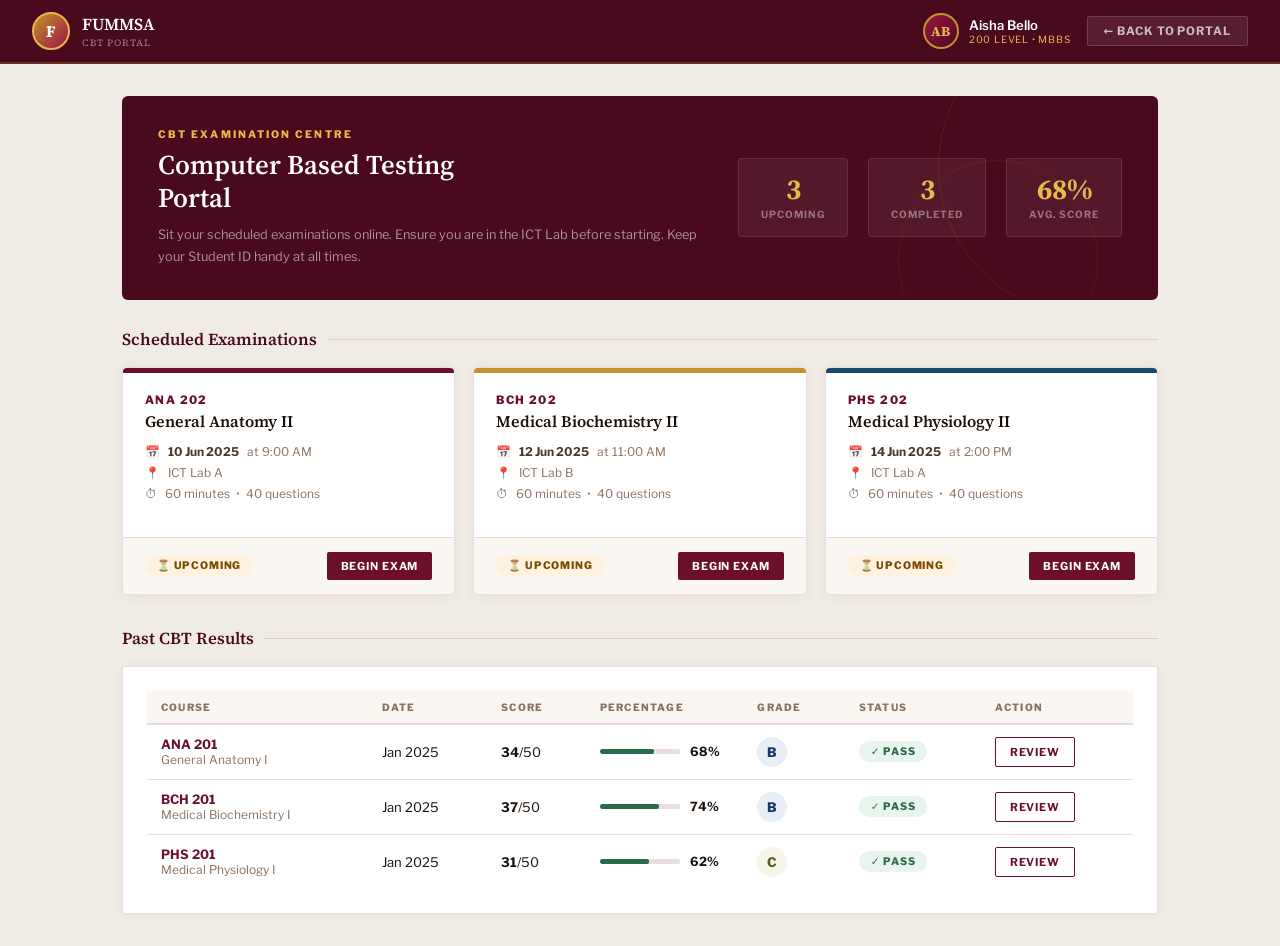
<file: portal-cbt.html>
<!DOCTYPE html>
<html lang="en">
<head>
<meta charset="UTF-8">
<meta name="viewport" content="width=device-width, initial-scale=1.0">
<title>CBT Examination – FUMMSA</title>
<link rel="preconnect" href="https://fonts.googleapis.com">
<link rel="preconnect" href="https://fonts.gstatic.com" crossorigin>
<link href="https://fonts.googleapis.com/css2?family=Source+Serif+4:ital,opsz,wght@0,8..60,300;0,8..60,400;0,8..60,600;0,8..60,700&family=Libre+Franklin:wght@300;400;500;600;700;800&display=swap" rel="stylesheet">

<style>
/* ── TOKENS ── */
:root{
  --maroon:#6B0F2B;--maroon-dark:#4a0a1e;--maroon-light:#9B1545;
  --gold:#C4922A;--gold-light:#E8B84B;--gold-pale:#F5E6C0;
  --cream:#FAF7F2;--warm-white:#FFFDF9;
  --charcoal:#1A1008;--mid:#4A3728;--muted:#8A7260;
  --rule:rgba(107,15,43,0.14);
  --success:#2a6b4a;--danger:#B04A2A;--info:#1a4a6b;--warn:#7a4a00;
  --serif:'Source Serif 4',Georgia,serif;
  --sans:'Libre Franklin',system-ui,sans-serif;
  --ease:cubic-bezier(0.16,1,0.3,1);
}
*,*::before,*::after{margin:0;padding:0;box-sizing:border-box;}
html{scroll-behavior:smooth;}
body{font-family:var(--sans);background:#F0EBE5;color:var(--charcoal);-webkit-font-smoothing:antialiased;min-height:100vh;}

/* ── SCREENS ── */
.screen{display:none;min-height:100vh;}
.screen.active{display:flex;flex-direction:column;}

/* ══════════════════════════════════════
   SCREEN 1 — EXAM DASHBOARD
══════════════════════════════════════ */
#screen-dashboard{background:#F0EBE5;}

.dash-topbar{
  background:var(--maroon-dark);
  padding:0 32px;
  height:64px;
  display:flex;
  align-items:center;
  justify-content:space-between;
  border-bottom:2px solid rgba(196,146,42,0.25);
  flex-shrink:0;
}
.dash-brand{display:flex;align-items:center;gap:12px;}
.dash-brand-logo{width:38px;height:38px;border-radius:50%;background:linear-gradient(135deg,var(--gold),var(--maroon-light));display:flex;align-items:center;justify-content:center;font-family:var(--serif);font-weight:700;color:white;font-size:1rem;border:2px solid var(--gold-light);}
.dash-brand-text{font-family:var(--serif);color:white;font-size:1.05rem;font-weight:600;}
.dash-brand-text small{display:block;font-size:0.6rem;color:rgba(255,255,255,0.45);font-weight:400;letter-spacing:0.1em;text-transform:uppercase;}
.dash-user{display:flex;align-items:center;gap:10px;}
.dash-avatar{width:36px;height:36px;border-radius:50%;background:linear-gradient(135deg,var(--maroon-light),var(--maroon-dark));border:2px solid var(--gold);display:flex;align-items:center;justify-content:center;font-family:var(--serif);font-weight:700;color:var(--gold-light);font-size:0.85rem;}
.dash-name{font-size:0.82rem;color:white;font-weight:600;}
.dash-role{font-size:0.62rem;color:var(--gold-light);letter-spacing:0.08em;text-transform:uppercase;}
.btn-back{background:rgba(255,255,255,0.08);border:1px solid rgba(255,255,255,0.15);color:rgba(255,255,255,0.7);padding:7px 16px;border-radius:2px;font-family:var(--sans);font-size:0.72rem;font-weight:700;letter-spacing:0.08em;text-transform:uppercase;cursor:pointer;transition:all 0.2s;text-decoration:none;}
.btn-back:hover{background:rgba(255,255,255,0.15);}

.dash-body{flex:1;padding:32px;max-width:1100px;margin:0 auto;width:100%;}

.dash-hero{
  background:var(--maroon-dark);
  border-radius:6px;
  padding:32px 36px;
  margin-bottom:28px;
  position:relative;
  overflow:hidden;
  display:flex;
  align-items:center;
  justify-content:space-between;
  gap:24px;
}
.dash-hero::before{content:'';position:absolute;right:-80px;top:-80px;width:300px;height:300px;border-radius:50%;border:1px solid rgba(196,146,42,0.12);}
.dash-hero::after{content:'';position:absolute;right:60px;bottom:-60px;width:200px;height:200px;border-radius:50%;border:1px solid rgba(196,146,42,0.08);}
.hero-left{z-index:1;}
.hero-label{font-size:0.65rem;font-weight:800;letter-spacing:0.2em;text-transform:uppercase;color:var(--gold-light);margin-bottom:8px;}
.hero-title{font-family:var(--serif);font-size:1.7rem;color:white;font-weight:600;line-height:1.2;margin-bottom:10px;}
.hero-sub{font-size:0.8rem;color:rgba(255,255,255,0.55);line-height:1.7;}
.hero-right{z-index:1;display:flex;gap:20px;flex-shrink:0;}
.hero-stat{text-align:center;background:rgba(255,255,255,0.06);border:1px solid rgba(255,255,255,0.1);border-radius:4px;padding:16px 22px;}
.hero-stat-n{font-family:var(--serif);font-size:1.8rem;font-weight:700;color:var(--gold-light);line-height:1;}
.hero-stat-l{font-size:0.62rem;font-weight:700;letter-spacing:0.1em;text-transform:uppercase;color:rgba(255,255,255,0.4);margin-top:4px;}

.section-head{font-family:var(--serif);font-size:1.05rem;font-weight:600;color:var(--maroon-dark);margin-bottom:16px;display:flex;align-items:center;gap:10px;}
.section-head::after{content:'';flex:1;height:1px;background:var(--rule);}

/* Exam cards grid */
.exam-grid{display:grid;grid-template-columns:repeat(auto-fill,minmax(300px,1fr));gap:18px;margin-bottom:32px;}

.exam-card{
  background:white;
  border-radius:5px;
  border:1.5px solid var(--rule);
  overflow:hidden;
  box-shadow:0 2px 12px rgba(107,15,43,0.06);
  transition:all 0.25s var(--ease);
  animation:cardIn 0.4s var(--ease) both;
}
.exam-card:hover{transform:translateY(-4px);box-shadow:0 12px 32px rgba(107,15,43,0.14);border-color:rgba(107,15,43,0.25);}
@keyframes cardIn{from{opacity:0;transform:translateY(12px);}to{opacity:1;transform:none;}}

.exam-card-stripe{height:5px;background:var(--maroon);}
.exam-card-stripe.gold{background:var(--gold);}
.exam-card-stripe.green{background:var(--success);}
.exam-card-stripe.info{background:var(--info);}

.exam-card-body{padding:20px 22px;}
.exam-card-code{font-size:0.72rem;font-weight:800;letter-spacing:0.12em;text-transform:uppercase;color:var(--maroon);margin-bottom:4px;}
.exam-card-title{font-family:var(--serif);font-size:1rem;font-weight:600;color:var(--charcoal);margin-bottom:12px;line-height:1.3;}
.exam-card-meta{display:flex;flex-direction:column;gap:6px;margin-bottom:16px;}
.exam-meta-row{display:flex;align-items:center;gap:8px;font-size:0.75rem;color:var(--muted);}
.exam-meta-row strong{color:var(--mid);}

.exam-card-footer{padding:14px 22px;border-top:1px solid var(--rule);display:flex;align-items:center;justify-content:space-between;background:var(--cream);}
.exam-status-badge{display:inline-flex;align-items:center;gap:5px;padding:4px 12px;border-radius:20px;font-size:0.65rem;font-weight:800;letter-spacing:0.08em;text-transform:uppercase;}
.status-upcoming{background:#fff3e0;color:var(--warn);}
.status-live{background:#fde8ec;color:var(--danger);animation:pulse-badge 1.4s ease infinite;}
.status-done{background:#e8f5ee;color:var(--success);}
.status-missed{background:#f5e8e8;color:var(--danger);}
@keyframes pulse-badge{0%,100%{opacity:1;}50%{opacity:0.6;}}

.btn{display:inline-flex;align-items:center;gap:7px;padding:9px 18px;border:none;border-radius:2px;font-family:var(--sans);font-size:0.72rem;font-weight:700;letter-spacing:0.08em;text-transform:uppercase;cursor:pointer;transition:all 0.2s;}
.btn-primary{background:var(--maroon);color:white;}.btn-primary:hover{background:var(--maroon-dark);}
.btn-primary:disabled{background:#ccc;cursor:not-allowed;}
.btn-outline{background:white;color:var(--maroon);border:1.5px solid var(--maroon);}.btn-outline:hover{background:var(--maroon);color:white;}
.btn-gold{background:var(--gold);color:var(--maroon-dark);}.btn-gold:hover{background:var(--gold-light);}
.btn-sm{padding:7px 14px;font-size:0.68rem;}
.btn-success{background:var(--success);color:white;}

/* Results history table */
.portal-card{background:white;border-radius:4px;padding:24px;box-shadow:0 1px 8px rgba(107,15,43,0.06);border:1px solid var(--rule);}
.data-table{width:100%;border-collapse:collapse;}
.data-table th{font-size:0.63rem;font-weight:800;letter-spacing:0.12em;text-transform:uppercase;color:var(--muted);padding:10px 14px;text-align:left;border-bottom:2px solid var(--rule);background:var(--cream);}
.data-table td{font-size:0.82rem;padding:12px 14px;border-bottom:1px solid var(--rule);color:var(--charcoal);}
.data-table tr:last-child td{border-bottom:none;}
.data-table tr:hover td{background:rgba(107,15,43,0.02);}
.grade-pill{display:inline-flex;align-items:center;justify-content:center;width:30px;height:30px;border-radius:50%;font-weight:800;font-size:0.82rem;}
.gp-a{background:#e8f5ee;color:#1a5c38;}
.gp-b{background:#e8eef5;color:#1a3a6b;}
.gp-c{background:#f5f5e8;color:#5c5c1a;}
.gp-f{background:#f5e8e8;color:#6b1a1a;}

/* ══════════════════════════════════════
   SCREEN 2 — EXAM INSTRUCTIONS
══════════════════════════════════════ */
#screen-instructions{
  background:var(--cream);
  align-items:center;
  justify-content:center;
  padding:40px 20px;
}

.instr-box{
  background:white;
  border-radius:6px;
  border-top:5px solid var(--gold);
  padding:44px 48px;
  max-width:620px;
  width:100%;
  box-shadow:0 8px 40px rgba(107,15,43,0.12);
  animation:slideUp 0.5s var(--ease) both;
}
@keyframes slideUp{from{opacity:0;transform:translateY(24px);}to{opacity:1;transform:none;}}

.instr-logo{font-size:2.4rem;margin-bottom:16px;}
.instr-exam-code{font-size:0.68rem;font-weight:800;letter-spacing:0.18em;text-transform:uppercase;color:var(--maroon);margin-bottom:6px;}
.instr-exam-title{font-family:var(--serif);font-size:1.5rem;font-weight:600;color:var(--charcoal);margin-bottom:4px;}
.instr-sub{font-size:0.8rem;color:var(--muted);margin-bottom:28px;}

.instr-stats{display:grid;grid-template-columns:repeat(3,1fr);gap:14px;margin-bottom:28px;}
.instr-stat{background:var(--cream);border-radius:3px;padding:14px;text-align:center;}
.instr-stat-n{font-family:var(--serif);font-size:1.4rem;font-weight:700;color:var(--maroon-dark);}
.instr-stat-l{font-size:0.62rem;font-weight:700;letter-spacing:0.1em;text-transform:uppercase;color:var(--muted);margin-top:3px;}

.instr-list{margin-bottom:28px;}
.instr-list h4{font-size:0.72rem;font-weight:800;letter-spacing:0.12em;text-transform:uppercase;color:var(--mid);margin-bottom:12px;}
.instr-list ul{list-style:none;display:flex;flex-direction:column;gap:9px;}
.instr-list li{display:flex;gap:10px;align-items:flex-start;font-size:0.82rem;color:var(--mid);line-height:1.5;}
.instr-list li::before{content:'';width:7px;height:7px;border-radius:50%;background:var(--gold);flex-shrink:0;margin-top:6px;}

.instr-agree{display:flex;align-items:flex-start;gap:10px;margin-bottom:24px;padding:14px 16px;background:var(--gold-pale);border-radius:3px;border:1px solid rgba(196,146,42,0.25);}
.instr-agree input[type=checkbox]{width:16px;height:16px;flex-shrink:0;margin-top:2px;accent-color:var(--maroon);cursor:pointer;}
.instr-agree label{font-size:0.8rem;color:var(--mid);line-height:1.6;cursor:pointer;}

.instr-actions{display:flex;gap:12px;}
.instr-actions .btn{flex:1;justify-content:center;}

/* ══════════════════════════════════════
   SCREEN 3 — EXAM TAKING
══════════════════════════════════════ */
#screen-exam{background:#1a0d14;flex-direction:row;}

/* Sidebar panel */
.exam-sidebar{
  width:280px;
  flex-shrink:0;
  background:#12080f;
  border-right:1px solid rgba(196,146,42,0.15);
  display:flex;
  flex-direction:column;
  height:100vh;
  position:sticky;
  top:0;
}
.exam-sidebar-top{padding:20px;border-bottom:1px solid rgba(196,146,42,0.12);}
.exam-course-code{font-size:0.65rem;font-weight:800;letter-spacing:0.15em;text-transform:uppercase;color:var(--gold);margin-bottom:4px;}
.exam-course-title{font-family:var(--serif);font-size:0.95rem;color:white;font-weight:600;line-height:1.3;}

/* Timer */
.timer-wrap{padding:18px 20px;border-bottom:1px solid rgba(196,146,42,0.12);}
.timer-label{font-size:0.6rem;font-weight:800;letter-spacing:0.15em;text-transform:uppercase;color:rgba(255,255,255,0.35);margin-bottom:8px;}
.timer-display{font-family:var(--serif);font-size:2.2rem;font-weight:700;color:var(--gold-light);letter-spacing:0.04em;line-height:1;}
.timer-display.warning{color:#ff9944;animation:timer-pulse 1s ease infinite;}
.timer-display.danger{color:#ff4444;animation:timer-pulse 0.5s ease infinite;}
@keyframes timer-pulse{0%,100%{opacity:1;}50%{opacity:0.5;}}
.timer-bar{height:4px;background:rgba(255,255,255,0.08);border-radius:2px;margin-top:10px;overflow:hidden;}
.timer-bar-fill{height:100%;background:var(--gold);border-radius:2px;transition:width 1s linear,background 0.5s;}

/* Question navigator */
.q-nav-wrap{flex:1;overflow-y:auto;padding:16px 20px;}
.q-nav-wrap::-webkit-scrollbar{width:3px;}
.q-nav-wrap::-webkit-scrollbar-thumb{background:rgba(196,146,42,0.2);}
.q-nav-label{font-size:0.6rem;font-weight:800;letter-spacing:0.15em;text-transform:uppercase;color:rgba(255,255,255,0.3);margin-bottom:12px;}
.q-nav-grid{display:grid;grid-template-columns:repeat(6,1fr);gap:6px;}
.q-num{width:32px;height:32px;border-radius:3px;display:flex;align-items:center;justify-content:center;font-size:0.72rem;font-weight:700;cursor:pointer;transition:all 0.15s;border:1.5px solid rgba(255,255,255,0.08);color:rgba(255,255,255,0.4);}
.q-num:hover{border-color:var(--gold);color:var(--gold-light);}
.q-num.answered{background:rgba(42,107,74,0.3);border-color:rgba(42,107,74,0.6);color:#7ee0a8;}
.q-num.current{background:var(--maroon);border-color:var(--gold);color:white;}
.q-num.flagged{background:rgba(196,146,42,0.2);border-color:var(--gold);color:var(--gold-light);}
.q-num.answered.flagged{background:rgba(196,146,42,0.3);}

.q-nav-legend{margin-top:14px;display:flex;flex-direction:column;gap:6px;}
.legend-item{display:flex;align-items:center;gap:8px;font-size:0.68rem;color:rgba(255,255,255,0.35);}
.legend-dot{width:10px;height:10px;border-radius:2px;flex-shrink:0;}

.exam-sidebar-bottom{padding:16px 20px;border-top:1px solid rgba(196,146,42,0.12);}
.exam-progress-info{display:flex;justify-content:space-between;font-size:0.68rem;color:rgba(255,255,255,0.35);margin-bottom:8px;}
.exam-progress-bar{height:4px;background:rgba(255,255,255,0.08);border-radius:2px;overflow:hidden;}
.exam-progress-fill{height:100%;background:var(--success);border-radius:2px;transition:width 0.4s;}
.btn-submit-exam{width:100%;margin-top:14px;background:var(--gold);color:var(--maroon-dark);border:none;padding:12px;border-radius:3px;font-family:var(--sans);font-size:0.78rem;font-weight:800;letter-spacing:0.08em;text-transform:uppercase;cursor:pointer;transition:all 0.2s;}
.btn-submit-exam:hover{background:var(--gold-light);}

/* Main question area */
.exam-main{flex:1;display:flex;flex-direction:column;height:100vh;overflow:hidden;}

.exam-topbar{
  background:#12080f;
  border-bottom:1px solid rgba(196,146,42,0.12);
  padding:0 32px;
  height:56px;
  display:flex;
  align-items:center;
  justify-content:space-between;
  flex-shrink:0;
}
.exam-topbar-left{font-size:0.75rem;color:rgba(255,255,255,0.4);}
.exam-topbar-left strong{color:var(--gold-light);}
.exam-topbar-actions{display:flex;gap:10px;}

.btn-flag{background:rgba(196,146,42,0.1);border:1px solid rgba(196,146,42,0.25);color:var(--gold);padding:7px 14px;border-radius:2px;font-family:var(--sans);font-size:0.68rem;font-weight:700;letter-spacing:0.08em;text-transform:uppercase;cursor:pointer;transition:all 0.2s;}
.btn-flag:hover,.btn-flag.active{background:rgba(196,146,42,0.25);border-color:var(--gold);}
.btn-flag.active{color:var(--gold-light);}

/* Question content */
.question-area{flex:1;overflow-y:auto;padding:36px 48px;}
.question-area::-webkit-scrollbar{width:4px;}
.question-area::-webkit-scrollbar-thumb{background:rgba(196,146,42,0.15);}

.q-number-label{font-size:0.65rem;font-weight:800;letter-spacing:0.18em;text-transform:uppercase;color:rgba(255,255,255,0.3);margin-bottom:10px;}
.q-body{font-family:var(--serif);font-size:1.15rem;color:rgba(255,255,255,0.9);line-height:1.7;margin-bottom:32px;font-weight:400;}

.options-list{display:flex;flex-direction:column;gap:12px;}
.option-item{
  display:flex;
  align-items:flex-start;
  gap:14px;
  padding:16px 20px;
  border-radius:4px;
  border:1.5px solid rgba(255,255,255,0.06);
  cursor:pointer;
  transition:all 0.2s var(--ease);
  background:rgba(255,255,255,0.03);
}
.option-item:hover{border-color:rgba(196,146,42,0.35);background:rgba(196,146,42,0.05);}
.option-item.selected{border-color:var(--gold);background:rgba(196,146,42,0.12);}
.option-label{width:28px;height:28px;border-radius:50%;border:2px solid rgba(255,255,255,0.15);display:flex;align-items:center;justify-content:center;font-size:0.75rem;font-weight:800;color:rgba(255,255,255,0.4);flex-shrink:0;transition:all 0.2s;}
.option-item.selected .option-label{border-color:var(--gold);background:var(--gold);color:var(--maroon-dark);}
.option-text{font-size:0.9rem;color:rgba(255,255,255,0.75);line-height:1.6;padding-top:3px;}
.option-item.selected .option-text{color:rgba(255,255,255,0.95);}

/* Nav footer */
.exam-nav{
  background:#12080f;
  border-top:1px solid rgba(196,146,42,0.12);
  padding:14px 48px;
  display:flex;
  align-items:center;
  justify-content:space-between;
  flex-shrink:0;
}
.btn-nav{background:rgba(255,255,255,0.06);border:1px solid rgba(255,255,255,0.1);color:rgba(255,255,255,0.6);padding:10px 22px;border-radius:2px;font-family:var(--sans);font-size:0.72rem;font-weight:700;letter-spacing:0.08em;text-transform:uppercase;cursor:pointer;transition:all 0.2s;}
.btn-nav:hover:not(:disabled){background:rgba(255,255,255,0.12);color:white;}
.btn-nav:disabled{opacity:0.3;cursor:not-allowed;}
.btn-nav-next{background:var(--maroon);border-color:var(--maroon);color:white;}
.btn-nav-next:hover:not(:disabled){background:var(--maroon-light);}
.q-counter{font-size:0.78rem;color:rgba(255,255,255,0.35);}
.q-counter strong{color:rgba(255,255,255,0.7);}

/* ══════════════════════════════════════
   SCREEN 4 — RESULTS
══════════════════════════════════════ */
#screen-results{
  background:var(--cream);
  align-items:center;
  justify-content:center;
  padding:40px 20px;
}

.result-box{
  background:white;
  border-radius:6px;
  overflow:hidden;
  max-width:680px;
  width:100%;
  box-shadow:0 8px 40px rgba(107,15,43,0.14);
  animation:slideUp 0.5s var(--ease) both;
}
.result-header{
  background:var(--maroon-dark);
  padding:36px 40px;
  text-align:center;
  position:relative;
  overflow:hidden;
}
.result-header::before{content:'';position:absolute;right:-60px;top:-60px;width:250px;height:250px;border-radius:50%;border:1px solid rgba(196,146,42,0.12);}
.result-icon{font-size:3rem;margin-bottom:12px;position:relative;z-index:1;}
.result-title{font-family:var(--serif);font-size:1.5rem;color:white;font-weight:600;position:relative;z-index:1;}
.result-course{font-size:0.75rem;color:var(--gold-light);letter-spacing:0.1em;margin-top:4px;position:relative;z-index:1;}

.result-score-ring{
  display:flex;
  align-items:center;
  justify-content:center;
  padding:40px;
  gap:48px;
  border-bottom:1.5px solid var(--rule);
}
.score-circle{
  width:140px;height:140px;
  border-radius:50%;
  background:conic-gradient(var(--maroon) 0%, var(--rule) 0%);
  display:flex;align-items:center;justify-content:center;
  position:relative;
  flex-shrink:0;
}
.score-circle-inner{
  width:110px;height:110px;
  border-radius:50%;
  background:white;
  display:flex;flex-direction:column;align-items:center;justify-content:center;
}
.score-pct{font-family:var(--serif);font-size:2rem;font-weight:700;color:var(--maroon-dark);line-height:1;}
.score-pct-label{font-size:0.6rem;font-weight:700;letter-spacing:0.1em;text-transform:uppercase;color:var(--muted);}

.result-stats{display:flex;flex-direction:column;gap:14px;}
.res-stat{display:flex;justify-content:space-between;align-items:center;gap:24px;}
.res-stat-label{font-size:0.72rem;font-weight:700;letter-spacing:0.08em;text-transform:uppercase;color:var(--muted);}
.res-stat-val{font-family:var(--serif);font-size:1.1rem;font-weight:700;color:var(--charcoal);}
.res-stat-val.pass{color:var(--success);}
.res-stat-val.fail{color:var(--danger);}

.result-breakdown{padding:28px 40px;border-bottom:1.5px solid var(--rule);}
.result-breakdown h4{font-size:0.72rem;font-weight:800;letter-spacing:0.12em;text-transform:uppercase;color:var(--mid);margin-bottom:16px;}
.breakdown-row{display:flex;align-items:center;gap:14px;margin-bottom:10px;font-size:0.82rem;}
.breakdown-q{flex:1;color:var(--mid);line-height:1.5;}
.breakdown-indicator{width:20px;height:20px;border-radius:50%;flex-shrink:0;display:flex;align-items:center;justify-content:center;font-size:0.7rem;font-weight:700;}
.bi-correct{background:#e8f5ee;color:#1a5c38;}
.bi-wrong{background:#fde8ec;color:#7a0e1e;}

.result-actions{padding:24px 40px;display:flex;gap:12px;justify-content:center;}
.result-actions .btn{padding:12px 28px;}

/* ══════════════════════════════════════
   MODAL — SUBMIT CONFIRMATION
══════════════════════════════════════ */
.modal-overlay{
  position:fixed;inset:0;
  background:rgba(10,4,8,0.75);
  backdrop-filter:blur(6px);
  z-index:900;
  display:flex;align-items:center;justify-content:center;
  padding:20px;
  opacity:0;pointer-events:none;
  transition:opacity 0.3s;
}
.modal-overlay.open{opacity:1;pointer-events:all;}
.modal-box{
  background:#1e0e18;
  border:1px solid rgba(196,146,42,0.25);
  border-top:4px solid var(--gold);
  border-radius:5px;
  padding:36px;
  max-width:440px;
  width:100%;
  animation:slideUp 0.4s var(--ease) both;
}
.modal-box h3{font-family:var(--serif);font-size:1.2rem;color:white;margin-bottom:10px;}
.modal-box p{font-size:0.82rem;color:rgba(255,255,255,0.5);line-height:1.7;margin-bottom:22px;}
.modal-stats{display:grid;grid-template-columns:1fr 1fr;gap:12px;margin-bottom:24px;}
.modal-stat{background:rgba(255,255,255,0.04);border:1px solid rgba(255,255,255,0.07);border-radius:3px;padding:12px 16px;text-align:center;}
.modal-stat-n{font-family:var(--serif);font-size:1.3rem;font-weight:700;color:var(--gold-light);}
.modal-stat-l{font-size:0.62rem;font-weight:700;letter-spacing:0.1em;text-transform:uppercase;color:rgba(255,255,255,0.3);margin-top:3px;}
.modal-actions{display:flex;gap:10px;}
.modal-actions .btn{flex:1;justify-content:center;}
.btn-modal-cancel{background:rgba(255,255,255,0.06);border:1px solid rgba(255,255,255,0.1);color:rgba(255,255,255,0.5);padding:11px 20px;border-radius:2px;font-family:var(--sans);font-size:0.72rem;font-weight:700;letter-spacing:0.08em;text-transform:uppercase;cursor:pointer;transition:all 0.2s;}
.btn-modal-cancel:hover{background:rgba(255,255,255,0.1);color:white;}
.btn-modal-submit{background:var(--gold);border:none;color:var(--maroon-dark);padding:11px 20px;border-radius:2px;font-family:var(--sans);font-size:0.72rem;font-weight:800;letter-spacing:0.08em;text-transform:uppercase;cursor:pointer;transition:all 0.2s;}
.btn-modal-submit:hover{background:var(--gold-light);}

/* ══════════════════════════════════════
   TOAST
══════════════════════════════════════ */
.toast{position:fixed;bottom:28px;right:28px;background:var(--charcoal);color:white;padding:13px 20px;border-radius:4px;font-size:0.8rem;font-weight:500;transform:translateY(80px);opacity:0;transition:all 0.3s var(--ease);z-index:9999;max-width:320px;border-left:4px solid var(--gold);}
.toast.show{transform:translateY(0);opacity:1;}
.toast.error{border-left-color:var(--danger);}
.toast.success{border-left-color:var(--success);}

/* ══════════════════════════════════════
   RESPONSIVE
══════════════════════════════════════ */
@media(max-width:900px){
  #screen-exam{flex-direction:column;}
  .exam-sidebar{width:100%;height:auto;position:relative;flex-direction:row;flex-wrap:wrap;}
  .exam-sidebar-top,.timer-wrap{flex:1;min-width:200px;}
  .q-nav-wrap{width:100%;border-top:1px solid rgba(196,146,42,0.12);}
  .exam-sidebar-bottom{width:100%;}
  .question-area{padding:24px;}
  .exam-nav{padding:12px 24px;}
  .dash-hero{flex-direction:column;}
  .hero-right{width:100%;justify-content:center;}
  .instr-box{padding:28px 24px;}
  .result-score-ring{flex-direction:column;gap:28px;}
}
@media(max-width:600px){
  .dash-body{padding:16px;}
  .result-actions{flex-direction:column;}
}
</style>
</head>
<body>

<!-- ══════════════════════════════════════
     SCREEN 1 — DASHBOARD
══════════════════════════════════════ -->
<div class="screen active" id="screen-dashboard">

  <div class="dash-topbar">
    <div class="dash-brand">
      <div class="dash-brand-logo">F</div>
      <div class="dash-brand-text">FUMMSA <small>CBT Portal</small></div>
    </div>
    <div style="display:flex;align-items:center;gap:16px;">
      <div class="dash-user">
        <div class="dash-avatar" id="dashAvatar">AB</div>
        <div>
          <div class="dash-name" id="dashName">Aisha Bello</div>
          <div class="dash-role">200 Level • MBBS</div>
        </div>
      </div>
      <a href="portal-student.html" class="btn-back">← Back to Portal</a>
    </div>
  </div>

  <div class="dash-body">

    <div class="dash-hero">
      <div class="hero-left">
        <div class="hero-label">CBT Examination Centre</div>
        <div class="hero-title">Computer Based Testing<br>Portal</div>
        <div class="hero-sub">Sit your scheduled examinations online. Ensure you are in the ICT Lab before starting. Keep your Student ID handy at all times.</div>
      </div>
      <div class="hero-right">
        <div class="hero-stat"><div class="hero-stat-n" id="hStatUpcoming">3</div><div class="hero-stat-l">Upcoming</div></div>
        <div class="hero-stat"><div class="hero-stat-n" id="hStatDone">3</div><div class="hero-stat-l">Completed</div></div>
        <div class="hero-stat"><div class="hero-stat-n" id="hStatAvg">68%</div><div class="hero-stat-l">Avg. Score</div></div>
      </div>
    </div>

    <!-- Upcoming / Live exams -->
    <div class="section-head">Scheduled Examinations</div>
    <div class="exam-grid" id="examGrid"></div>

    <!-- Past results -->
    <div class="section-head">Past CBT Results</div>
    <div class="portal-card">
      <table class="data-table">
        <thead>
          <tr>
            <th>Course</th>
            <th>Date</th>
            <th>Score</th>
            <th>Percentage</th>
            <th>Grade</th>
            <th>Status</th>
            <th>Action</th>
          </tr>
        </thead>
        <tbody id="pastResultsTable"></tbody>
      </table>
    </div>

  </div>
</div>

<!-- ══════════════════════════════════════
     SCREEN 2 — INSTRUCTIONS
══════════════════════════════════════ -->
<div class="screen" id="screen-instructions">
  <div class="instr-box">
    <div class="instr-logo">🖥️</div>
    <div class="instr-exam-code" id="instrCode">ANA 202</div>
    <div class="instr-exam-title" id="instrTitle">General Anatomy II</div>
    <div class="instr-sub" id="instrSub">2024/2025 Session • Second Semester</div>

    <div class="instr-stats">
      <div class="instr-stat">
        <div class="instr-stat-n" id="instrQCount">40</div>
        <div class="instr-stat-l">Questions</div>
      </div>
      <div class="instr-stat">
        <div class="instr-stat-n" id="instrDuration">60</div>
        <div class="instr-stat-l">Minutes</div>
      </div>
      <div class="instr-stat">
        <div class="instr-stat-n" id="instrPass">50%</div>
        <div class="instr-stat-l">Pass Mark</div>
      </div>
    </div>

    <div class="instr-list">
      <h4>Instructions</h4>
      <ul>
        <li>The exam will begin immediately after you click <strong>Start Exam</strong>. The countdown timer cannot be paused.</li>
        <li>Each question carries equal marks. There is no negative marking for wrong answers.</li>
        <li>Click any question number on the sidebar to navigate directly to that question.</li>
        <li>You may flag questions for review using the <strong>Flag</strong> button and return to them later.</li>
        <li>Click <strong>Submit Exam</strong> only when you are certain. Submission is irreversible.</li>
        <li>The exam will auto-submit when the timer reaches zero.</li>
        <li>Ensure a stable internet connection throughout the exam.</li>
      </ul>
    </div>

    <div class="instr-agree">
      <input type="checkbox" id="agreeCheck">
      <label for="agreeCheck">I have read and understood the instructions above. I confirm that I am taking this examination in an authorised examination venue and will not engage in any form of malpractice.</label>
    </div>

    <div class="instr-actions">
      <button class="btn btn-outline" onclick="showScreen('dashboard')">← Cancel</button>
      <button class="btn btn-primary" id="startExamBtn" onclick="startExam()">Start Exam →</button>
    </div>
  </div>
</div>

<!-- ══════════════════════════════════════
     SCREEN 3 — EXAM TAKING
══════════════════════════════════════ -->
<div class="screen" id="screen-exam">

  <!-- Sidebar -->
  <aside class="exam-sidebar">
    <div class="exam-sidebar-top">
      <div class="exam-course-code" id="examSideCode">ANA 202</div>
      <div class="exam-course-title" id="examSideTitle">General Anatomy II</div>
    </div>

    <div class="timer-wrap">
      <div class="timer-label">Time Remaining</div>
      <div class="timer-display" id="timerDisplay">60:00</div>
      <div class="timer-bar"><div class="timer-bar-fill" id="timerBarFill" style="width:100%"></div></div>
    </div>

    <div class="q-nav-wrap">
      <div class="q-nav-label">Questions</div>
      <div class="q-nav-grid" id="qNavGrid"></div>
      <div class="q-nav-legend">
        <div class="legend-item"><div class="legend-dot" style="background:#2a6b4a;"></div>Answered</div>
        <div class="legend-item"><div class="legend-dot" style="background:var(--maroon);"></div>Current</div>
        <div class="legend-item"><div class="legend-dot" style="background:rgba(196,146,42,0.3);border:1px solid var(--gold);"></div>Flagged</div>
        <div class="legend-item"><div class="legend-dot" style="background:rgba(255,255,255,0.06);border:1px solid rgba(255,255,255,0.08);"></div>Unanswered</div>
      </div>
    </div>

    <div class="exam-sidebar-bottom">
      <div class="exam-progress-info">
        <span id="answeredCount">0</span> of <span id="totalQCount">40</span> answered
      </div>
      <div class="exam-progress-bar">
        <div class="exam-progress-fill" id="progressFill" style="width:0%"></div>
      </div>
      <button class="btn-submit-exam" onclick="openSubmitModal()">Submit Exam</button>
    </div>
  </aside>

  <!-- Main area -->
  <div class="exam-main">
    <div class="exam-topbar">
      <div class="exam-topbar-left">
        Question <strong id="currentQNum">1</strong> of <strong id="totalQNum">40</strong>
      </div>
      <div class="exam-topbar-actions">
        <button class="btn-flag" id="flagBtn" onclick="toggleFlag()">⚑ Flag for Review</button>
      </div>
    </div>

    <div class="question-area" id="questionArea">
      <!-- Rendered by JS -->
    </div>

    <div class="exam-nav">
      <button class="btn-nav" id="prevBtn" onclick="goTo(currentQ - 1)" disabled>← Previous</button>
      <div class="q-counter">Question <strong id="qCounterCurrent">1</strong> / <strong id="qCounterTotal">40</strong></div>
      <button class="btn-nav btn-nav-next" id="nextBtn" onclick="goTo(currentQ + 1)">Next →</button>
    </div>
  </div>
</div>

<!-- ══════════════════════════════════════
     SCREEN 4 — RESULTS
══════════════════════════════════════ -->
<div class="screen" id="screen-results">
  <div class="result-box">
    <div class="result-header">
      <div class="result-icon" id="resultIcon">🎉</div>
      <div class="result-title" id="resultTitle">Exam Completed</div>
      <div class="result-course" id="resultCourse">ANA 202 • General Anatomy II</div>
    </div>

    <div class="result-score-ring">
      <div class="score-circle" id="scoreCircle">
        <div class="score-circle-inner">
          <div class="score-pct" id="scorePct">—</div>
          <div class="score-pct-label">Score</div>
        </div>
      </div>
      <div class="result-stats">
        <div class="res-stat">
          <div class="res-stat-label">Raw Score</div>
          <div class="res-stat-val" id="resRaw">—</div>
        </div>
        <div class="res-stat">
          <div class="res-stat-label">Correct</div>
          <div class="res-stat-val" id="resCorrect">—</div>
        </div>
        <div class="res-stat">
          <div class="res-stat-label">Wrong</div>
          <div class="res-stat-val" id="resWrong">—</div>
        </div>
        <div class="res-stat">
          <div class="res-stat-label">Time Taken</div>
          <div class="res-stat-val" id="resTime">—</div>
        </div>
        <div class="res-stat">
          <div class="res-stat-label">Result</div>
          <div class="res-stat-val" id="resVerdict">—</div>
        </div>
      </div>
    </div>

    <div class="result-breakdown" id="resultBreakdown">
      <h4>Review — First 10 Questions</h4>
      <div id="breakdownList"></div>
    </div>

    <div class="result-actions">
      <button class="btn btn-outline" onclick="showScreen('dashboard')">Back to Dashboard</button>
      <button class="btn btn-primary" onclick="window.print()">🖨️ Print Result</button>
    </div>
  </div>
</div>

<!-- Submit Modal -->
<div class="modal-overlay" id="submitModal" onclick="if(event.target===this)closeSubmitModal()">
  <div class="modal-box">
    <h3>Submit Examination?</h3>
    <p>You are about to submit your exam. This action cannot be undone. Please review your answers before submitting.</p>
    <div class="modal-stats">
      <div class="modal-stat"><div class="modal-stat-n" id="modalAnswered">0</div><div class="modal-stat-l">Answered</div></div>
      <div class="modal-stat"><div class="modal-stat-n" id="modalUnanswered">0</div><div class="modal-stat-l">Unanswered</div></div>
      <div class="modal-stat"><div class="modal-stat-n" id="modalFlagged">0</div><div class="modal-stat-l">Flagged</div></div>
      <div class="modal-stat"><div class="modal-stat-n" id="modalTimeLeft">—</div><div class="modal-stat-l">Time Left</div></div>
    </div>
    <div class="modal-actions">
      <button class="btn-modal-cancel" onclick="closeSubmitModal()">Continue Exam</button>
      <button class="btn-modal-submit" onclick="submitExam()">Confirm Submit</button>
    </div>
  </div>
</div>

<div class="toast" id="toast"></div>

<script>
// ══════════════════════════════════════
// DATA
// ══════════════════════════════════════

const EXAMS = [
  {
    id: 'ANA202',
    code: 'ANA 202',
    title: 'General Anatomy II',
    session: '2024/2025 Session • Second Semester',
    date: '10 Jun 2025',
    time: '9:00 AM',
    venue: 'ICT Lab A',
    duration: 60,         // minutes
    totalQ: 40,
    passPercent: 50,
    status: 'upcoming',   // upcoming | live | done | missed
    stripe: ''
  },
  {
    id: 'BCH202',
    code: 'BCH 202',
    title: 'Medical Biochemistry II',
    session: '2024/2025 Session • Second Semester',
    date: '12 Jun 2025',
    time: '11:00 AM',
    venue: 'ICT Lab B',
    duration: 60,
    totalQ: 40,
    passPercent: 50,
    status: 'upcoming',
    stripe: 'gold'
  },
  {
    id: 'PHS202',
    code: 'PHS 202',
    title: 'Medical Physiology II',
    session: '2024/2025 Session • Second Semester',
    date: '14 Jun 2025',
    time: '2:00 PM',
    venue: 'ICT Lab A',
    duration: 60,
    totalQ: 40,
    passPercent: 50,
    status: 'upcoming',
    stripe: 'info'
  },
];

const PAST_RESULTS = [
  {code:'ANA 201',title:'General Anatomy I',       date:'Jan 2025',score:34,total:50,pct:68,grade:'B',passed:true},
  {code:'BCH 201',title:'Medical Biochemistry I',  date:'Jan 2025',score:37,total:50,pct:74,grade:'B',passed:true},
  {code:'PHS 201',title:'Medical Physiology I',    date:'Jan 2025',score:31,total:50,pct:62,grade:'C',passed:true},
];

// Demo question bank — 20 anatomy questions
const QUESTION_BANK = {
  ANA202: [
    {q:"The femoral triangle is bounded superiorly by the:",opts:["Inguinal ligament","Sartorius muscle","Adductor longus","Iliopsoas muscle"],correct:0},
    {q:"Which of the following is NOT a branch of the brachial plexus?",opts:["Axillary nerve","Radial nerve","Femoral nerve","Musculocutaneous nerve"],correct:2},
    {q:"The rotator cuff of the shoulder is formed by all of the following EXCEPT:",opts:["Supraspinatus","Infraspinatus","Teres minor","Teres major"],correct:3},
    {q:"The primary blood supply to the head of the femur in an adult is from the:",opts:["Obturator artery","Medial circumflex femoral artery","Lateral circumflex femoral artery","Superior gluteal artery"],correct:1},
    {q:"Which carpal bone is most commonly fractured?",opts:["Lunate","Scaphoid","Triquetrum","Capitate"],correct:1},
    {q:"The ductus arteriosus connects the:",opts:["Aorta to the superior vena cava","Pulmonary artery to the aorta","Left atrium to right atrium","Pulmonary veins to the left atrium"],correct:1},
    {q:"Which structure passes through the foramen ovale of the sphenoid bone?",opts:["Ophthalmic nerve (V1)","Maxillary nerve (V2)","Mandibular nerve (V3)","Abducens nerve (VI)"],correct:2},
    {q:"The nerve most likely damaged in a fracture of the surgical neck of the humerus is:",opts:["Radial nerve","Axillary nerve","Musculocutaneous nerve","Ulnar nerve"],correct:1},
    {q:"Regarding the diaphragm, which of the following passes through the aortic hiatus?",opts:["Inferior vena cava","Oesophagus","Aorta and thoracic duct","Azygos vein only"],correct:2},
    {q:"The posterior relations of the kidney include all EXCEPT:",opts:["Quadratus lumborum","Psoas major","Diaphragm","Transversus abdominis"],correct:3},
    {q:"Which of the following ligaments prevents anterior displacement of the tibia on the femur?",opts:["Posterior cruciate ligament","Anterior cruciate ligament","Medial collateral ligament","Lateral collateral ligament"],correct:1},
    {q:"The parotid duct (Stensen's duct) opens opposite the:",opts:["Upper 1st molar","Upper 2nd molar","Lower 2nd molar","Upper 2nd premolar"],correct:1},
    {q:"In the cubital fossa, the order of structures from medial to lateral is:",opts:["Tendon, artery, nerve","Nerve, artery, tendon","Artery, tendon, nerve","Nerve, tendon, artery"],correct:1},
    {q:"The appendix is supplied by the:",opts:["Ileocolic artery","Right colic artery","Middle colic artery","Superior mesenteric artery directly"],correct:0},
    {q:"Which muscle is responsible for flexion and medial rotation of the thigh?",opts:["Gluteus maximus","Tensor fasciae latae","Sartorius","Iliopsoas"],correct:3},
    {q:"The transpyloric plane (of Addison) is at the level of:",opts:["T10","T12","L1","L3"],correct:2},
    {q:"The spleen is normally located in which abdominal quadrant?",opts:["Right upper","Left upper","Right lower","Left lower"],correct:1},
    {q:"The brachioradialis muscle is supplied by the:",opts:["Median nerve","Ulnar nerve","Radial nerve","Musculocutaneous nerve"],correct:2},
    {q:"McBurney's point, used to locate the appendix, lies:",opts:["At the umbilicus","One-third of the distance from the ASIS to the umbilicus","One-third of the distance from the umbilicus to the ASIS","At the mid-inguinal point"],correct:1},
    {q:"Which structure is found in the porta hepatis?",opts:["Hepatic veins","Portal vein, hepatic artery, bile duct","Inferior vena cava","Lymphatics only"],correct:1},
    {q:"The basilic vein drains into the:",opts:["Subclavian vein","Cephalic vein","Axillary vein","Brachial vein"],correct:2},
    {q:"The dorsal column (medial lemniscus) pathway carries:",opts:["Pain and temperature","Crude touch only","Proprioception and fine touch","Motor signals"],correct:2},
    {q:"The coronary sinus drains into the:",opts:["Right ventricle","Left atrium","Right atrium","Left ventricle"],correct:2},
    {q:"Which of the following is a feature of the right bronchus compared to the left?",opts:["Longer","More horizontal","Wider and shorter","Gives off branches earlier"],correct:2},
    {q:"The plantaris muscle is innervated by the:",opts:["Common peroneal nerve","Tibial nerve","Sural nerve","Superficial peroneal nerve"],correct:1},
    {q:"Waldeyer's ring consists of lymphoid tissue in which region?",opts:["Axilla","Nasopharynx and oropharynx","Inguinal region","Mesentery"],correct:1},
    {q:"The profunda femoris artery is a branch of the:",opts:["Femoral artery","External iliac artery","Obturator artery","Popliteal artery"],correct:0},
    {q:"The muscle that produces the 'anatomical snuffbox' on its floor is the:",opts:["Extensor pollicis longus","Abductor pollicis longus","Scaphoid","Extensor pollicis brevis"],correct:0},
    {q:"Which nerve is at risk during a posterior approach to the hip joint?",opts:["Femoral nerve","Sciatic nerve","Obturator nerve","Superior gluteal nerve"],correct:1},
    {q:"The fossa ovalis is a remnant of the:",opts:["Foramen ovale","Ductus venosus","Ductus arteriosus","Umbilical vein"],correct:0},
    {q:"Kiesselbach's area (Little's area) in the nose is supplied by all EXCEPT:",opts:["Anterior ethmoidal artery","Sphenopalatine artery","Greater palatine artery","Posterior ethmoidal artery"],correct:3},
    {q:"The adrenal (suprarenal) glands are supplied by all of the following arteries EXCEPT:",opts:["Superior suprarenal (from inferior phrenic)","Middle suprarenal (from aorta)","Inferior suprarenal (from renal artery)","Lumbar arteries"],correct:3},
    {q:"The ansa cervicalis supplies all of the following muscles EXCEPT:",opts:["Sternohyoid","Sternothyroid","Omohyoid","Thyrohyoid"],correct:3},
    {q:"The obturator nerve arises from:",opts:["L2, L3, L4","L3, L4, L5","L1, L2, L3","L4, L5, S1"],correct:0},
    {q:"The hepatorenal pouch (Morrison's pouch) is the:",opts:["Most superior recess of the peritoneal cavity","Most inferior recess in the supine position","Junction of lesser and greater sac","Space between the liver and right kidney"],correct:3},
    {q:"Which of the following is true of the left coronary artery?",opts:["Supplies the SA node in most people","Arises from the posterior aortic sinus","Supplies the left ventricle via LAD and circumflex","Is dominant in most people"],correct:2},
    {q:"The tensor tympani muscle is innervated by:",opts:["Facial nerve (VII)","Mandibular nerve (V3)","Glossopharyngeal nerve (IX)","Trigeminal nerve — ophthalmic (V1)"],correct:1},
    {q:"Lateral rotation of the eyeball is performed by the:",opts:["Superior oblique","Inferior oblique","Superior rectus","Lateral rectus"],correct:1},
    {q:"The thoracic duct begins at the:",opts:["Left subclavian vein","Cisterna chyli","Thoracic inlet","Right lymphatic duct"],correct:1},
    {q:"All of the following are contents of the inguinal canal EXCEPT:",opts:["Ilioinguinal nerve","Genital branch of genitofemoral nerve","Iliac lymphatics","Round ligament (in female)"],correct:2},
  ],
  BCH202: [
    {q:"The enzyme deficient in Phenylketonuria (PKU) is:",opts:["Phenylalanine hydroxylase","Tyrosinase","Homogentisate oxidase","Fumarylacetoacetase"],correct:0},
    {q:"Which vitamin is required as a coenzyme for transamination reactions?",opts:["Vitamin B12","Vitamin B6 (Pyridoxal phosphate)","Vitamin B1","Niacin"],correct:1},
    {q:"The rate-limiting step of the urea cycle is catalysed by:",opts:["Arginase","Carbamoyl phosphate synthetase I","Argininosuccinate synthetase","Ornithine transcarbamoylase"],correct:1},
    {q:"Which lipoprotein has the highest triglyceride content?",opts:["LDL","HDL","VLDL","Chylomicrons"],correct:3},
    {q:"The Km of an enzyme is defined as:",opts:["Maximum velocity","Substrate concentration at half Vmax","Inhibitor constant","Product concentration at equilibrium"],correct:1},
    {q:"Which of the following is an irreversible step in glycolysis?",opts:["Phosphoglucose isomerase","Phosphofructokinase-1","Aldolase","Phosphoglycerate kinase"],correct:1},
    {q:"The pentose phosphate pathway produces:",opts:["ATP and pyruvate","NADPH and ribose-5-phosphate","Acetyl-CoA and FADH2","Oxaloacetate and NADH"],correct:1},
    {q:"HbA1c reflects average blood glucose over the past:",opts:["1 week","2–3 months","1 month","6 months"],correct:1},
    {q:"Which of the following is NOT a ketone body?",opts:["Acetoacetate","Beta-hydroxybutyrate","Acetone","Pyruvate"],correct:3},
    {q:"The enzyme that commits fatty acids to beta-oxidation is:",opts:["Acyl-CoA synthetase","Carnitine acyltransferase I","Enoyl-CoA hydratase","Thiolase"],correct:1},
  ],
  PHS202: [
    {q:"The resting membrane potential of a typical neuron is approximately:",opts:["-90 mV","-70 mV","+40 mV","-55 mV"],correct:1},
    {q:"The primary stimulus for erythropoietin secretion is:",opts:["Low iron","Tissue hypoxia","High altitude alone","Anaemia alone"],correct:1},
    {q:"Which of the following is a function of the proximal convoluted tubule?",opts:["Concentration of urine","Reabsorption of ~65% of filtered sodium","Secretion of ADH","Production of renin"],correct:1},
    {q:"The Frank-Starling law of the heart states:",opts:["Heart rate increases cardiac output","Stroke volume increases with preload","Afterload determines heart rate","Contractility is independent of fibre length"],correct:1},
    {q:"Normal tidal volume at rest is approximately:",opts:["150 mL","500 mL","1200 mL","3500 mL"],correct:1},
    {q:"The P50 value of haemoglobin refers to:",opts:["Oxygen saturation at sea level","PO2 at which Hb is 50% saturated","Carbon dioxide carrying capacity","Bohr effect constant"],correct:1},
    {q:"Aldosterone acts primarily on which segment of the nephron?",opts:["Proximal tubule","Loop of Henle","Collecting duct and distal tubule","Glomerulus"],correct:2},
    {q:"The QRS complex on an ECG represents:",opts:["Atrial depolarisation","Ventricular depolarisation","Atrial repolarisation","Ventricular repolarisation"],correct:1},
    {q:"Which of the following shifts the oxygen-dissociation curve to the right?",opts:["Decreased CO2","Increased pH","Increased temperature","Decreased 2,3-DPG"],correct:2},
    {q:"The primary buffer system in blood is:",opts:["Phosphate buffer","Protein buffer","Bicarbonate-carbonic acid system","Haemoglobin alone"],correct:2},
  ]
};

// ══════════════════════════════════════
// STATE
// ══════════════════════════════════════
let currentExam      = null;
let questions        = [];
let answers          = {};    // { qIndex: optionIndex }
let flagged          = new Set();
let currentQ         = 0;
let timerInterval    = null;
let timeRemaining    = 0;
let totalTime        = 0;
let examStartTime    = null;

// ══════════════════════════════════════
// INIT
// ══════════════════════════════════════
document.addEventListener('DOMContentLoaded', () => {
  // Load user info
  try {
    const raw = sessionStorage.getItem('fummsa_user');
    if (raw) {
      const u = JSON.parse(raw);
      const name = u.name || u.full_name || 'Aisha Bello';
      const initials = name.split(' ').map(n => n[0]).join('').substring(0, 2).toUpperCase();
      document.getElementById('dashAvatar').textContent = initials;
      document.getElementById('dashName').textContent   = name.split(' ')[0] + ' ' + (name.split(' ')[1] || '');
    }
  } catch(e) {}

  renderDashboard();
});

// ══════════════════════════════════════
// DASHBOARD
// ══════════════════════════════════════
function renderDashboard() {
  renderExamCards();
  renderPastResults();
}

function renderExamCards() {
  const grid = document.getElementById('examGrid');
  grid.innerHTML = EXAMS.map((exam, i) => {
    const isLive    = exam.status === 'live';
    const isDone    = exam.status === 'done';
    const isMissed  = exam.status === 'missed';
    const statusHtml = isLive
      ? '<span class="exam-status-badge status-live">🔴 Live Now</span>'
      : isDone
        ? '<span class="exam-status-badge status-done">✓ Completed</span>'
        : isMissed
          ? '<span class="exam-status-badge status-missed">✗ Missed</span>'
          : '<span class="exam-status-badge status-upcoming">⏳ Upcoming</span>';

    const btnHtml = isDone || isMissed
      ? `<button class="btn btn-outline btn-sm" disabled style="opacity:0.5;cursor:not-allowed;">
           ${isDone ? '✓ Completed' : '✗ Missed'}
         </button>`
      : `<button class="btn btn-primary btn-sm" onclick="openInstructions('${exam.id}')"
           style="animation-delay:${i*0.08}s">
           ${isLive ? '🔴 Enter Exam' : 'Begin Exam'}
         </button>`;

    return `
      <div class="exam-card" style="animation-delay:${i * 0.1}s">
        <div class="exam-card-stripe ${exam.stripe}"></div>
        <div class="exam-card-body">
          <div class="exam-card-code">${exam.code}</div>
          <div class="exam-card-title">${exam.title}</div>
          <div class="exam-card-meta">
            <div class="exam-meta-row">📅 <strong>${exam.date}</strong> at ${exam.time}</div>
            <div class="exam-meta-row">📍 <span>${exam.venue}</span></div>
            <div class="exam-meta-row">⏱ <span>${exam.duration} minutes &nbsp;•&nbsp; ${exam.totalQ} questions</span></div>
          </div>
        </div>
        <div class="exam-card-footer">
          ${statusHtml}
          ${btnHtml}
        </div>
      </div>`;
  }).join('');
}

function renderPastResults() {
  const tbody = document.getElementById('pastResultsTable');
  const gradeClass = {A:'gp-a', B:'gp-b', C:'gp-c', D:'gp-f', F:'gp-f'};
  tbody.innerHTML = PAST_RESULTS.map(r => `
    <tr>
      <td>
        <div style="font-weight:700;font-size:0.8rem;color:var(--maroon);">${r.code}</div>
        <div style="font-size:0.75rem;color:var(--muted);">${r.title}</div>
      </td>
      <td>${r.date}</td>
      <td><strong>${r.score}</strong>/${r.total}</td>
      <td>
        <div style="display:flex;align-items:center;gap:10px;">
          <div style="flex:1;height:5px;background:var(--rule);border-radius:2px;overflow:hidden;max-width:80px;">
            <div style="height:100%;width:${r.pct}%;background:${r.pct>=50?'var(--success)':'var(--danger)'};border-radius:2px;"></div>
          </div>
          <span style="font-size:0.78rem;font-weight:700;">${r.pct}%</span>
        </div>
      </td>
      <td><div class="grade-pill ${gradeClass[r.grade]||'gp-c'}">${r.grade}</div></td>
      <td><span class="exam-status-badge ${r.passed?'status-done':'status-missed'}">${r.passed?'✓ Pass':'✗ Fail'}</span></td>
      <td><button class="btn btn-outline btn-sm" onclick="showToast('Detailed review coming soon.','success')">Review</button></td>
    </tr>`).join('');
}

// ══════════════════════════════════════
// INSTRUCTIONS SCREEN
// ══════════════════════════════════════
function openInstructions(examId) {
  currentExam = EXAMS.find(e => e.id === examId);
  if (!currentExam) return;

  document.getElementById('instrCode').textContent    = currentExam.code;
  document.getElementById('instrTitle').textContent   = currentExam.title;
  document.getElementById('instrSub').textContent     = currentExam.session;
  document.getElementById('instrQCount').textContent  = currentExam.totalQ;
  document.getElementById('instrDuration').textContent = currentExam.duration;
  document.getElementById('instrPass').textContent    = currentExam.passPercent + '%';

  document.getElementById('agreeCheck').checked = false;
  showScreen('instructions');
}

document.getElementById('agreeCheck').addEventListener('change', function () {
  document.getElementById('startExamBtn').disabled = !this.checked;
});
document.getElementById('startExamBtn').disabled = true;

// ══════════════════════════════════════
// START EXAM
// ══════════════════════════════════════
function startExam() {
  if (!document.getElementById('agreeCheck').checked) {
    showToast('Please agree to the instructions first.', 'error');
    return;
  }

  // Build question set — use real bank or generate fillers if fewer than totalQ
  const bank = QUESTION_BANK[currentExam.id] || [];
  questions = [];
  for (let i = 0; i < currentExam.totalQ; i++) {
    if (bank[i]) {
      questions.push(bank[i]);
    } else {
      // Filler question
      questions.push({
        q: `Sample Question ${i + 1}: Which of the following best describes the structure indicated?`,
        opts: ['Option A — First choice', 'Option B — Second choice', 'Option C — Third choice', 'Option D — Fourth choice'],
        correct: Math.floor(Math.random() * 4)
      });
    }
  }

  answers      = {};
  flagged      = new Set();
  currentQ     = 0;
  timeRemaining = currentExam.duration * 60;
  totalTime     = timeRemaining;
  examStartTime = Date.now();

  // Set sidebar info
  document.getElementById('examSideCode').textContent  = currentExam.code;
  document.getElementById('examSideTitle').textContent = currentExam.title;
  document.getElementById('totalQCount').textContent   = questions.length;
  document.getElementById('totalQNum').textContent     = questions.length;
  document.getElementById('qCounterTotal').textContent = questions.length;

  buildQNav();
  renderQuestion(0);
  startTimer();
  showScreen('exam');
}

// ══════════════════════════════════════
// QUESTION NAVIGATION
// ══════════════════════════════════════
function buildQNav() {
  const grid = document.getElementById('qNavGrid');
  grid.innerHTML = questions.map((_, i) => `
    <div class="q-num" id="qn-${i}" onclick="goTo(${i})">${i + 1}</div>
  `).join('');
}

function updateQNav() {
  questions.forEach((_, i) => {
    const el = document.getElementById('qn-' + i);
    if (!el) return;
    el.className = 'q-num';
    if (i === currentQ) el.classList.add('current');
    if (answers[i] !== undefined) el.classList.add('answered');
    if (flagged.has(i)) el.classList.add('flagged');
  });

  const answered = Object.keys(answers).length;
  document.getElementById('answeredCount').textContent = answered;
  document.getElementById('progressFill').style.width  = Math.round(answered / questions.length * 100) + '%';
}

function goTo(index) {
  if (index < 0 || index >= questions.length) return;
  currentQ = index;
  renderQuestion(index);
}

function renderQuestion(index) {
  const q = questions[index];
  if (!q) return;

  const area = document.getElementById('questionArea');
  area.innerHTML = `
    <div class="q-number-label">Question ${index + 1} of ${questions.length}</div>
    <div class="q-body">${q.q}</div>
    <div class="options-list">
      ${q.opts.map((opt, oi) => `
        <div class="option-item ${answers[index] === oi ? 'selected' : ''}"
             onclick="selectAnswer(${index}, ${oi})"
             id="opt-${index}-${oi}">
          <div class="option-label">${['A','B','C','D'][oi]}</div>
          <div class="option-text">${opt}</div>
        </div>`).join('')}
    </div>`;

  // Nav buttons
  document.getElementById('prevBtn').disabled = (index === 0);
  document.getElementById('nextBtn').disabled = (index === questions.length - 1);
  document.getElementById('currentQNum').textContent    = index + 1;
  document.getElementById('qCounterCurrent').textContent = index + 1;

  // Flag button state
  const flagBtn = document.getElementById('flagBtn');
  flagBtn.classList.toggle('active', flagged.has(index));
  flagBtn.textContent = flagged.has(index) ? '⚑ Flagged' : '⚑ Flag for Review';

  updateQNav();

  // Smooth scroll question area to top
  area.scrollTop = 0;
}

function selectAnswer(qIndex, optIndex) {
  answers[qIndex] = optIndex;

  // Update option UI
  document.querySelectorAll(`[id^="opt-${qIndex}-"]`).forEach(el => el.classList.remove('selected'));
  const selected = document.getElementById(`opt-${qIndex}-${optIndex}`);
  if (selected) selected.classList.add('selected');

  updateQNav();
}

function toggleFlag() {
  if (flagged.has(currentQ)) {
    flagged.delete(currentQ);
    showToast('Question unflagged.', 'success');
  } else {
    flagged.add(currentQ);
    showToast('Question flagged for review.', 'success');
  }
  renderQuestion(currentQ);
}

// ══════════════════════════════════════
// TIMER
// ══════════════════════════════════════
function startTimer() {
  clearInterval(timerInterval);
  updateTimerDisplay();
  timerInterval = setInterval(() => {
    timeRemaining--;
    updateTimerDisplay();
    if (timeRemaining <= 0) {
      clearInterval(timerInterval);
      showToast('⏰ Time is up! Exam auto-submitted.', 'error');
      submitExam(true);
    }
  }, 1000);
}

function updateTimerDisplay() {
  const mins = Math.floor(timeRemaining / 60);
  const secs = timeRemaining % 60;
  const display = `${String(mins).padStart(2,'0')}:${String(secs).padStart(2,'0')}`;
  const el = document.getElementById('timerDisplay');
  el.textContent = display;

  const pct = timeRemaining / totalTime * 100;
  const fill = document.getElementById('timerBarFill');
  fill.style.width = pct + '%';
  fill.style.background = pct > 25 ? 'var(--gold)' : pct > 10 ? '#ff9944' : '#ff4444';

  el.className = 'timer-display';
  if (timeRemaining <= totalTime * 0.1) el.classList.add('danger');
  else if (timeRemaining <= totalTime * 0.25) el.classList.add('warning');
}

// ══════════════════════════════════════
// SUBMIT MODAL
// ══════════════════════════════════════
function openSubmitModal() {
  const answered   = Object.keys(answers).length;
  const unanswered = questions.length - answered;

  document.getElementById('modalAnswered').textContent   = answered;
  document.getElementById('modalUnanswered').textContent = unanswered;
  document.getElementById('modalFlagged').textContent    = flagged.size;

  const mins = Math.floor(timeRemaining / 60);
  const secs = timeRemaining % 60;
  document.getElementById('modalTimeLeft').textContent = `${String(mins).padStart(2,'0')}:${String(secs).padStart(2,'0')}`;

  document.getElementById('submitModal').classList.add('open');
}

function closeSubmitModal() {
  document.getElementById('submitModal').classList.remove('open');
}

// ══════════════════════════════════════
// SUBMIT & SCORE
// ══════════════════════════════════════
function submitExam(autoSubmit = false) {
  clearInterval(timerInterval);
  closeSubmitModal();

  // Score
  let correct = 0;
  questions.forEach((q, i) => {
    if (answers[i] === q.correct) correct++;
  });

  const total      = questions.length;
  const wrong      = total - correct;
  const pct        = Math.round(correct / total * 100);
  const passed     = pct >= currentExam.passPercent;
  const timeTaken  = Math.floor((Date.now() - examStartTime) / 1000);
  const tMins      = Math.floor(timeTaken / 60);
  const tSecs      = timeTaken % 60;

  // Update results screen
  document.getElementById('resultCourse').textContent = currentExam.code + ' • ' + currentExam.title;
  document.getElementById('resultTitle').textContent  = passed ? 'Examination Passed!' : 'Examination Result';
  document.getElementById('resultIcon').textContent   = passed ? '🎉' : '📋';
  document.getElementById('scorePct').textContent     = pct + '%';
  document.getElementById('resRaw').textContent       = `${correct}/${total}`;
  document.getElementById('resCorrect').textContent   = correct;
  document.getElementById('resWrong').textContent     = wrong;
  document.getElementById('resTime').textContent      = `${tMins}m ${tSecs}s`;
  document.getElementById('resVerdict').textContent   = passed ? 'PASSED' : 'FAILED';
  document.getElementById('resVerdict').className     = 'res-stat-val ' + (passed ? 'pass' : 'fail');

  // Conic gradient for score circle
  const deg = Math.round(pct / 100 * 360);
  const color = passed ? 'var(--success)' : 'var(--danger)';
  document.getElementById('scoreCircle').style.background =
    `conic-gradient(${color} ${deg}deg, var(--rule) ${deg}deg)`;

  // Breakdown — first 10 questions
  const breakdown = document.getElementById('breakdownList');
  breakdown.innerHTML = questions.slice(0, 10).map((q, i) => {
    const userAns    = answers[i];
    const isCorrect  = userAns === q.correct;
    const userLabel  = userAns !== undefined ? ['A','B','C','D'][userAns] : '—';
    const correctLabel = ['A','B','C','D'][q.correct];
    return `
      <div class="breakdown-row">
        <div style="width:24px;height:24px;border-radius:3px;background:rgba(107,15,43,0.08);display:flex;align-items:center;justify-content:center;font-size:0.68rem;font-weight:700;color:var(--muted);flex-shrink:0;">
          ${i+1}
        </div>
        <div class="breakdown-q">${q.q.substring(0, 80)}${q.q.length > 80 ? '…' : ''}</div>
        <div style="font-size:0.72rem;color:var(--muted);flex-shrink:0;">
          You: <strong style="color:${isCorrect?'var(--success)':'var(--danger)'}">${userLabel}</strong>
          ${!isCorrect ? ` · Ans: <strong style="color:var(--success)">${correctLabel}</strong>` : ''}
        </div>
        <div class="breakdown-indicator ${isCorrect?'bi-correct':'bi-wrong'}">${isCorrect?'✓':'✗'}</div>
      </div>`;
  }).join('');

  // Mark exam as done in local array
  const examObj = EXAMS.find(e => e.id === currentExam.id);
  if (examObj) examObj.status = 'done';

  // Add to past results
  PAST_RESULTS.unshift({
    code: currentExam.code,
    title: currentExam.title,
    date: new Date().toLocaleDateString('en-GB',{day:'numeric',month:'short',year:'numeric'}),
    score: correct,
    total: total,
    pct: pct,
    grade: pct>=70?'A':pct>=60?'B':pct>=50?'C':pct>=45?'D':'F',
    passed: passed
  });

  showScreen('results');
}

// ══════════════════════════════════════
// SCREEN SWITCHING
// ══════════════════════════════════════
function showScreen(name) {
  document.querySelectorAll('.screen').forEach(s => s.classList.remove('active'));
  const target = document.getElementById('screen-' + name);
  if (target) target.classList.add('active');

  // Re-render dashboard when returning to it
  if (name === 'dashboard') {
    renderDashboard();
    clearInterval(timerInterval);
  }
}

// ══════════════════════════════════════
// TOAST
// ══════════════════════════════════════
function showToast(msg, type = 'success') {
  const t = document.getElementById('toast');
  t.textContent = msg;
  t.className   = 'toast ' + type + ' show';
  clearTimeout(t._timer);
  t._timer = setTimeout(() => t.classList.remove('show'), 3500);
}

// Prevent accidental tab close during exam
window.addEventListener('beforeunload', e => {
  const examScreen = document.getElementById('screen-exam');
  if (examScreen && examScreen.classList.contains('active')) {
    e.preventDefault();
    e.returnValue = '';
  }
});
</script>
</body>
</html>
</file>
